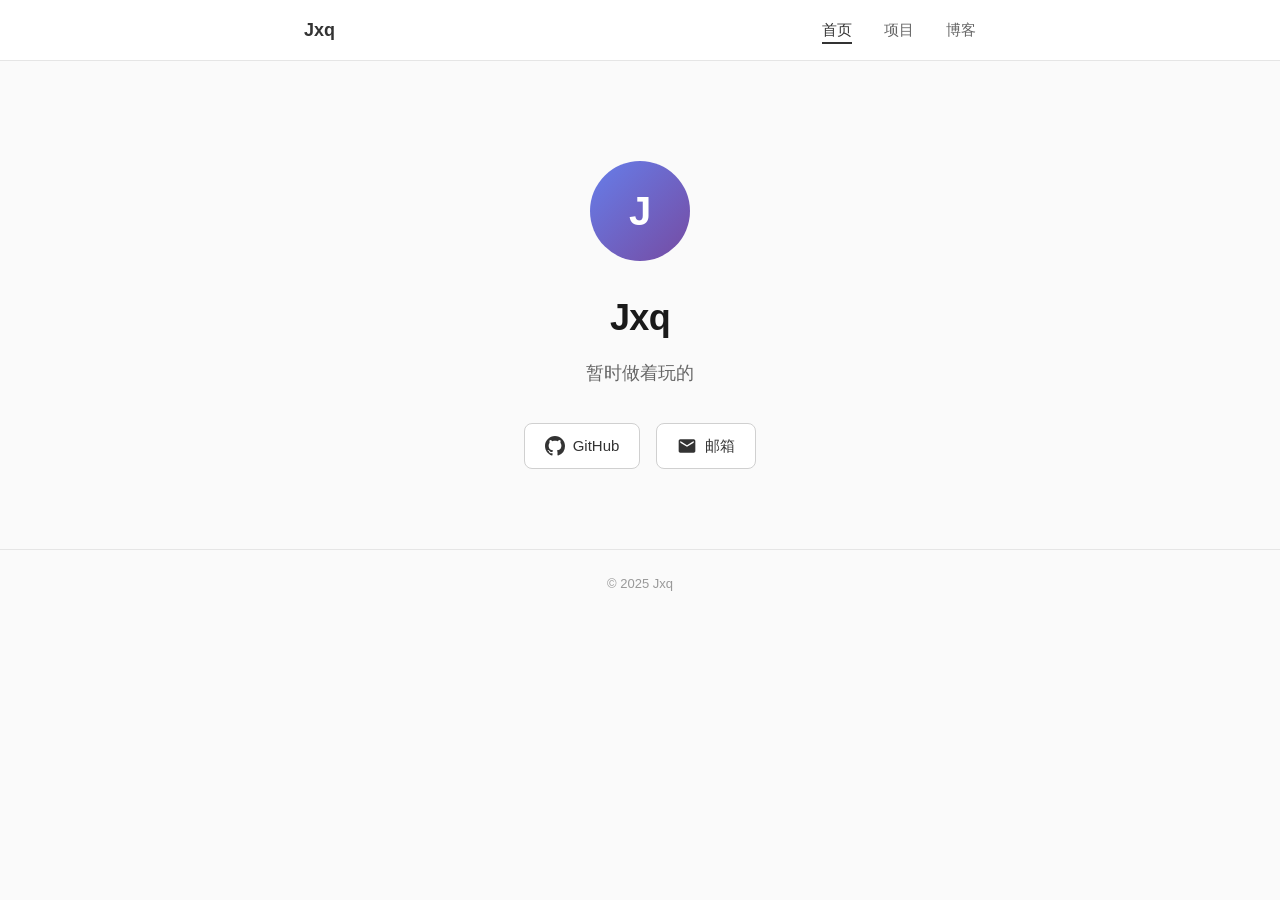
<file: index.html>
<!DOCTYPE html>
<html lang="zh-CN">
<head>
  <meta charset="UTF-8" />
  <meta name="viewport" content="width=device-width, initial-scale=1.0" />
  <title>首页 — Jxq</title>
  <link rel="stylesheet" href="css/style.css" />
</head>
<body>

  <nav class="nav">
    <div class="container nav__inner">
      <a href="index.html" class="nav__logo">Jxq</a>
      <button class="nav__toggle" aria-label="切换导航">
        <span></span><span></span><span></span>
      </button>
      <ul class="nav__list" id="nav-list">
        <li><a href="index.html" class="nav__link active">首页</a></li>
        <li><a href="projects.html" class="nav__link">项目</a></li>
        <li><a href="blog.html" class="nav__link">博客</a></li>
      </ul>
    </div>
  </nav>

  <main>
    <section class="hero">
      <div class="container">
        <div class="hero__avatar">
          <span class="hero__avatar-initials">J</span>
        </div>
        <h1 class="hero__name">Jxq</h1>
        <p class="hero__tagline">暂时做着玩的</p>
        <div class="hero__social">
          <a href="https://github.com/Lanjunyee" class="btn btn--social" target="_blank" rel="noopener">
            <svg viewBox="0 0 24 24" width="20" height="20" fill="currentColor"><path d="M12 0C5.37 0 0 5.37 0 12c0 5.31 3.435 9.795 8.205 11.385.6.105.825-.255.825-.57 0-.285-.015-1.23-.015-2.235-3.015.555-3.795-.735-4.035-1.41-.135-.345-.72-1.41-1.23-1.695-.42-.225-1.02-.78-.015-.795.945-.015 1.62.87 1.845 1.23 1.08 1.815 2.805 1.305 3.495.99.105-.78.42-1.305.765-1.605-2.67-.3-5.46-1.335-5.46-5.925 0-1.305.465-2.385 1.23-3.225-.12-.3-.54-1.53.12-3.18 0 0 1.005-.315 3.3 1.23.96-.27 1.98-.405 3-.405s2.04.135 3 .405c2.295-1.56 3.3-1.23 3.3-1.23.66 1.65.24 2.88.12 3.18.765.84 1.23 1.905 1.23 3.225 0 4.605-2.805 5.625-5.475 5.925.435.375.81 1.095.81 2.22 0 1.605-.015 2.895-.015 3.3 0 .315.225.69.825.57A12.02 12.02 0 0 0 24 12c0-6.63-5.37-12-12-12z"/></svg>
            GitHub
          </a>
          <a href="mailto:jxqdeyouxiang@163.com" class="btn btn--social">
            <svg viewBox="0 0 24 24" width="20" height="20" fill="currentColor"><path d="M20 4H4c-1.1 0-2 .9-2 2v12c0 1.1.9 2 2 2h16c1.1 0 2-.9 2-2V6c0-1.1-.9-2-2-2zm0 4l-8 5-8-5V6l8 5 8-5v2z"/></svg>
            邮箱
          </a>
        </div>
      </div>
    </section>
  </main>

  <footer class="footer">
    <div class="container">
      <p>&copy; 2025 Jxq</p>
    </div>
  </footer>

  <script src="js/main.js"></script>
</body>
</html>
</file>
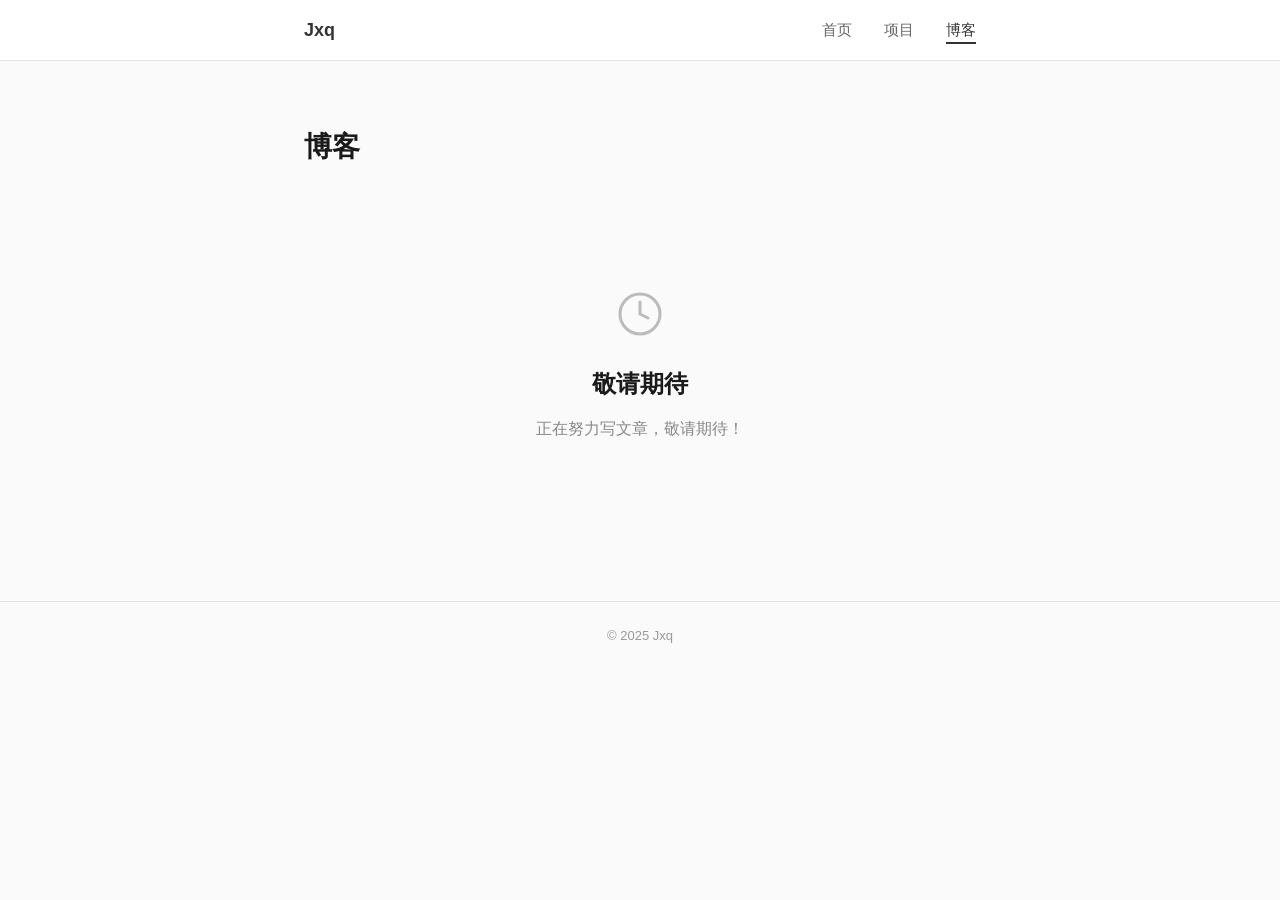
<file: blog.html>
<!DOCTYPE html>
<html lang="zh-CN">
<head>
  <meta charset="UTF-8" />
  <meta name="viewport" content="width=device-width, initial-scale=1.0" />
  <title>博客 — Jxq</title>
  <link rel="stylesheet" href="css/style.css" />
</head>
<body>

  <nav class="nav">
    <div class="container nav__inner">
      <a href="index.html" class="nav__logo">Jxq</a>
      <button class="nav__toggle" aria-label="切换导航">
        <span></span><span></span><span></span>
      </button>
      <ul class="nav__list" id="nav-list">
        <li><a href="index.html" class="nav__link">首页</a></li>
        <li><a href="projects.html" class="nav__link">项目</a></li>
        <li><a href="blog.html" class="nav__link active">博客</a></li>
      </ul>
    </div>
  </nav>

  <main>
    <section class="page-section">
      <div class="container">
        <h1 class="page-section__title">博客</h1>
        <div class="coming-soon">
          <div class="coming-soon__icon">
            <svg viewBox="0 0 24 24" width="48" height="48" fill="none" stroke="currentColor" stroke-width="1.5" stroke-linecap="round" stroke-linejoin="round">
              <circle cx="12" cy="12" r="10"/>
              <polyline points="12 6 12 12 16 14"/>
            </svg>
          </div>
          <h2 class="coming-soon__title">敬请期待</h2>
          <p class="coming-soon__desc">
            正在努力写文章，敬请期待！
          </p>
        </div>
      </div>
    </section>
  </main>

  <footer class="footer">
    <div class="container">
      <p>&copy; 2025 Jxq</p>
    </div>
  </footer>

  <script src="js/main.js"></script>
</body>
</html>
</file>
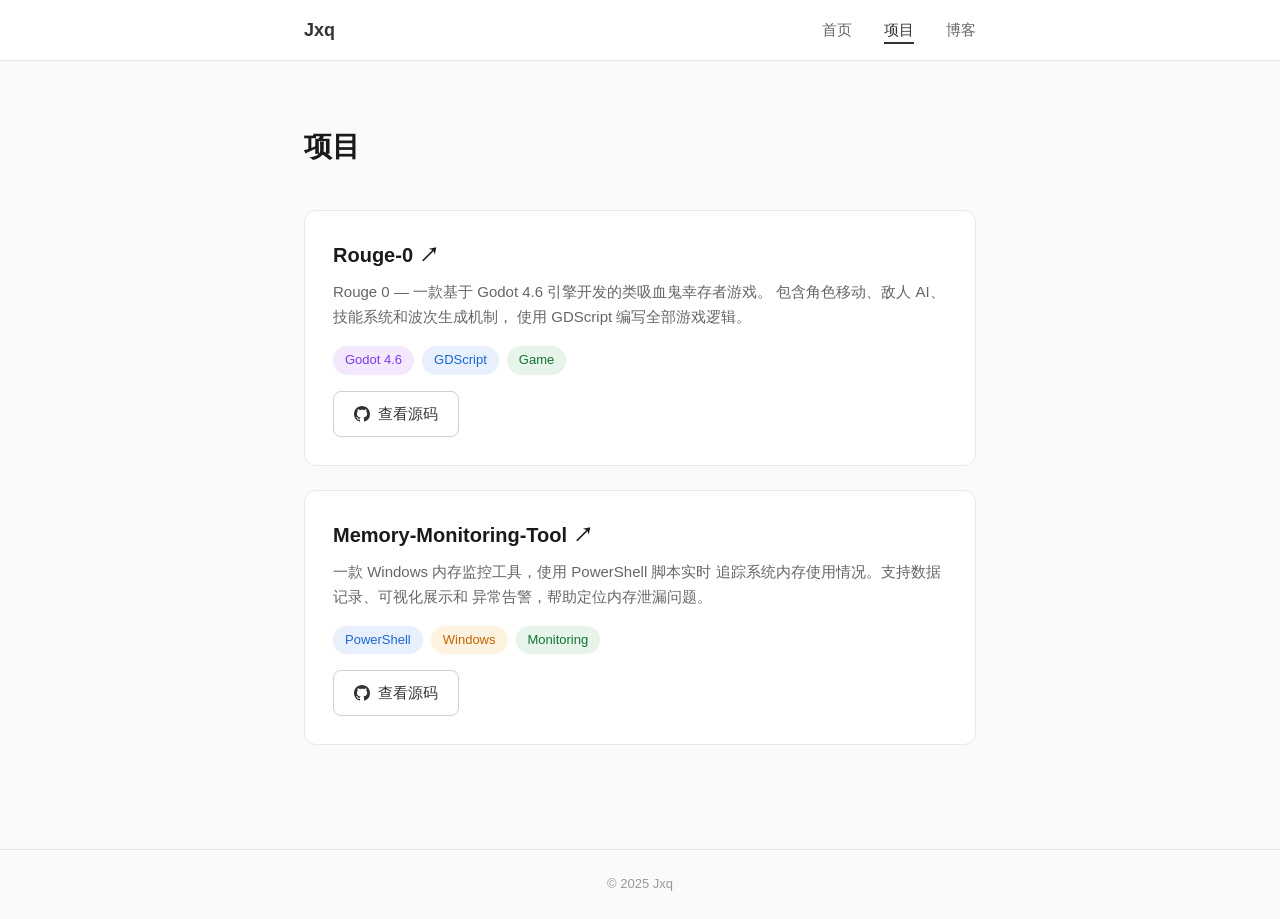
<file: projects.html>
<!DOCTYPE html>
<html lang="zh-CN">
<head>
  <meta charset="UTF-8" />
  <meta name="viewport" content="width=device-width, initial-scale=1.0" />
  <title>项目 — Jxq</title>
  <link rel="stylesheet" href="css/style.css" />
</head>
<body>

  <nav class="nav">
    <div class="container nav__inner">
      <a href="index.html" class="nav__logo">Jxq</a>
      <button class="nav__toggle" aria-label="切换导航">
        <span></span><span></span><span></span>
      </button>
      <ul class="nav__list" id="nav-list">
        <li><a href="index.html" class="nav__link">首页</a></li>
        <li><a href="projects.html" class="nav__link active">项目</a></li>
        <li><a href="blog.html" class="nav__link">博客</a></li>
      </ul>
    </div>
  </nav>

  <main>
    <section class="page-section">
      <div class="container">
        <h1 class="page-section__title">项目</h1>

        <div class="project-card">
          <h2 class="project-card__title">
            <a href="https://github.com/Lanjunyee/Rouge-0" class="project-card__title-link" target="_blank" rel="noopener">
              Rouge-0 ↗
            </a>
          </h2>
          <p class="project-card__desc">
            Rouge 0 — 一款基于 Godot 4.6 引擎开发的类吸血鬼幸存者游戏。
            包含角色移动、敌人 AI、技能系统和波次生成机制，
            使用 GDScript 编写全部游戏逻辑。
          </p>
          <div class="project-card__tags">
            <span class="tag tag--purple">Godot 4.6</span>
            <span class="tag tag--blue">GDScript</span>
            <span class="tag tag--green">Game</span>
          </div>
          <div class="project-card__btn">
            <a href="https://github.com/Lanjunyee/Rouge-0" class="btn btn--social" target="_blank" rel="noopener">
              <svg viewBox="0 0 24 24" width="16" height="16" fill="currentColor"><path d="M12 0C5.37 0 0 5.37 0 12c0 5.31 3.435 9.795 8.205 11.385.6.105.825-.255.825-.57 0-.285-.015-1.23-.015-2.235-3.015.555-3.795-.735-4.035-1.41-.135-.345-.72-1.41-1.23-1.695-.42-.225-1.02-.78-.015-.795.945-.015 1.62.87 1.845 1.23 1.08 1.815 2.805 1.305 3.495.99.105-.78.42-1.305.765-1.605-2.67-.3-5.46-1.335-5.46-5.925 0-1.305.465-2.385 1.23-3.225-.12-.3-.54-1.53.12-3.18 0 0 1.005-.315 3.3 1.23.96-.27 1.98-.405 3-.405s2.04.135 3 .405c2.295-1.56 3.3-1.23 3.3-1.23.66 1.65.24 2.88.12 3.18.765.84 1.23 1.905 1.23 3.225 0 4.605-2.805 5.625-5.475 5.925.435.375.81 1.095.81 2.22 0 1.605-.015 2.895-.015 3.3 0 .315.225.69.825.57A12.02 12.02 0 0 0 24 12c0-6.63-5.37-12-12-12z"/></svg>
              查看源码
            </a>
          </div>
        </div>

        <div class="project-card">
          <h2 class="project-card__title">
            <a href="https://github.com/Lanjunyee/Memory-Monitoring-Tool" class="project-card__title-link" target="_blank" rel="noopener">
              Memory-Monitoring-Tool ↗
            </a>
          </h2>
          <p class="project-card__desc">
            一款 Windows 内存监控工具，使用 PowerShell 脚本实时
            追踪系统内存使用情况。支持数据记录、可视化展示和
            异常告警，帮助定位内存泄漏问题。
          </p>
          <div class="project-card__tags">
            <span class="tag tag--blue">PowerShell</span>
            <span class="tag tag--orange">Windows</span>
            <span class="tag tag--green">Monitoring</span>
          </div>
          <div class="project-card__btn">
            <a href="https://github.com/Lanjunyee/Memory-Monitoring-Tool" class="btn btn--social" target="_blank" rel="noopener">
              <svg viewBox="0 0 24 24" width="16" height="16" fill="currentColor"><path d="M12 0C5.37 0 0 5.37 0 12c0 5.31 3.435 9.795 8.205 11.385.6.105.825-.255.825-.57 0-.285-.015-1.23-.015-2.235-3.015.555-3.795-.735-4.035-1.41-.135-.345-.72-1.41-1.23-1.695-.42-.225-1.02-.78-.015-.795.945-.015 1.62.87 1.845 1.23 1.08 1.815 2.805 1.305 3.495.99.105-.78.42-1.305.765-1.605-2.67-.3-5.46-1.335-5.46-5.925 0-1.305.465-2.385 1.23-3.225-.12-.3-.54-1.53.12-3.18 0 0 1.005-.315 3.3 1.23.96-.27 1.98-.405 3-.405s2.04.135 3 .405c2.295-1.56 3.3-1.23 3.3-1.23.66 1.65.24 2.88.12 3.18.765.84 1.23 1.905 1.23 3.225 0 4.605-2.805 5.625-5.475 5.925.435.375.81 1.095.81 2.22 0 1.605-.015 2.895-.015 3.3 0 .315.225.69.825.57A12.02 12.02 0 0 0 24 12c0-6.63-5.37-12-12-12z"/></svg>
              查看源码
            </a>
          </div>
        </div>

      </div>
    </section>
  </main>

  <footer class="footer">
    <div class="container">
      <p>&copy; 2025 Jxq</p>
    </div>
  </footer>

  <script src="js/main.js"></script>
</body>
</html>
</file>
<file: css/style.css>
/* ===== Reset & Base ===== */
*, *::before, *::after {
  margin: 0;
  padding: 0;
  box-sizing: border-box;
}

html {
  font-size: 16px;
  scroll-behavior: smooth;
}

body {
  font-family: -apple-system, BlinkMacSystemFont, "Segoe UI", Roboto,
               "Helvetica Neue", Arial, "Noto Sans", sans-serif;
  color: #333;
  background: #fafafa;
  line-height: 1.6;
  min-height: 100vh;
  display: flex;
  flex-direction: column;
}

a {
  color: inherit;
  text-decoration: none;
}

ul {
  list-style: none;
}

img {
  max-width: 100%;
  display: block;
}

/* ===== Container ===== */
.container {
  max-width: 720px;
  margin: 0 auto;
  padding: 0 24px;
}

/* ===== Navigation ===== */
.nav {
  background: #fff;
  border-bottom: 1px solid #e5e5e5;
  position: sticky;
  top: 0;
  z-index: 100;
}

.nav__inner {
  display: flex;
  align-items: center;
  justify-content: space-between;
  height: 60px;
}

.nav__logo {
  font-weight: 600;
  font-size: 1.125rem;
  color: #333;
}

.nav__toggle {
  display: none;
  flex-direction: column;
  gap: 5px;
  background: none;
  border: none;
  cursor: pointer;
  padding: 4px;
}

.nav__toggle span {
  display: block;
  width: 24px;
  height: 2px;
  background: #333;
  border-radius: 2px;
  transition: transform 0.2s, opacity 0.2s;
}

.nav__list {
  display: flex;
  gap: 32px;
}

.nav__link {
  font-size: 0.9375rem;
  color: #666;
  padding: 4px 0;
  border-bottom: 2px solid transparent;
  transition: color 0.2s, border-color 0.2s;
}

.nav__link:hover {
  color: #333;
}

.nav__link.active {
  color: #333;
  border-bottom-color: #333;
}

/* ===== Hero Section ===== */
.hero {
  flex: 1;
  display: flex;
  align-items: center;
  justify-content: center;
  text-align: center;
  padding: 100px 0 80px;
}

.hero__avatar {
  width: 100px;
  height: 100px;
  border-radius: 50%;
  background: linear-gradient(135deg, #667eea, #764ba2);
  display: flex;
  align-items: center;
  justify-content: center;
  margin: 0 auto 28px;
}

.hero__avatar-initials {
  font-size: 2.5rem;
  font-weight: 700;
  color: #fff;
  line-height: 1;
}

.hero__name {
  font-size: 2.25rem;
  font-weight: 700;
  color: #1a1a1a;
  margin-bottom: 12px;
  letter-spacing: -0.02em;
}

.hero__tagline {
  font-size: 1.125rem;
  color: #666;
  max-width: 480px;
  margin: 0 auto 36px;
}

.hero__social {
  display: flex;
  gap: 16px;
  justify-content: center;
  flex-wrap: wrap;
}

/* ===== Buttons ===== */
.btn {
  display: inline-flex;
  align-items: center;
  gap: 8px;
  padding: 10px 20px;
  border-radius: 8px;
  font-size: 0.9375rem;
  font-weight: 500;
  cursor: pointer;
  transition: background 0.2s, transform 0.15s;
}

.btn:active {
  transform: scale(0.97);
}

.btn--social {
  background: #fff;
  color: #333;
  border: 1px solid #d0d0d0;
}

.btn--social:hover {
  background: #f0f0f0;
  border-color: #bbb;
}

/* ===== Page Sections ===== */
.page-section {
  flex: 1;
  padding: 64px 0 80px;
}

.page-section__title {
  font-size: 1.75rem;
  font-weight: 700;
  color: #1a1a1a;
  margin-bottom: 40px;
  letter-spacing: -0.015em;
}

/* ===== Project Cards ===== */
.project-card {
  background: #fff;
  border: 1px solid #e8e8e8;
  border-radius: 12px;
  padding: 28px;
  margin-bottom: 24px;
  transition: box-shadow 0.2s, transform 0.2s;
}

.project-card:hover {
  box-shadow: 0 4px 20px rgba(0,0,0,0.06);
  transform: translateY(-2px);
}

.project-card__title {
  font-size: 1.25rem;
  font-weight: 600;
  color: #1a1a1a;
  margin-bottom: 8px;
}

.project-card__desc {
  font-size: 0.9375rem;
  color: #666;
  line-height: 1.7;
  margin-bottom: 16px;
}

.project-card__tags {
  display: flex;
  flex-wrap: wrap;
  gap: 8px;
}

.project-card__title-link {
  color: inherit;
  text-decoration: none;
  transition: color 0.2s;
}

.project-card__title-link:hover {
  color: #1967d2;
}

.project-card__btn {
  margin-top: 16px;
  font-size: 0.875rem;
}

/* ===== Tags ===== */
.tag {
  display: inline-block;
  font-size: 0.8125rem;
  font-weight: 500;
  padding: 4px 12px;
  border-radius: 20px;
  background: #f0f0f0;
  color: #555;
}

.tag--blue {
  background: #e8f0fe;
  color: #1967d2;
}

.tag--green {
  background: #e6f4ea;
  color: #137333;
}

.tag--purple {
  background: #f3e8fd;
  color: #7c3aed;
}

.tag--orange {
  background: #fef3e0;
  color: #c26401;
}

/* ===== Coming Soon ===== */
.coming-soon {
  text-align: center;
  padding: 80px 0;
}

.coming-soon__icon {
  color: #bbb;
  margin-bottom: 20px;
}

.coming-soon__title {
  font-size: 1.5rem;
  font-weight: 600;
  color: #1a1a1a;
  margin-bottom: 12px;
}

.coming-soon__desc {
  font-size: 1rem;
  color: #888;
}

/* ===== Footer ===== */
.footer {
  border-top: 1px solid #e5e5e5;
  padding: 24px 0;
  text-align: center;
}

.footer p {
  font-size: 0.8125rem;
  color: #999;
}

/* ===== Responsive ===== */
@media (max-width: 640px) {
  .nav__toggle {
    display: flex;
  }

  .nav__list {
    display: none;
    position: absolute;
    top: 60px;
    left: 0;
    right: 0;
    background: #fff;
    flex-direction: column;
    gap: 0;
    border-bottom: 1px solid #e5e5e5;
    padding: 8px 0;
    box-shadow: 0 4px 12px rgba(0,0,0,0.06);
  }

  .nav__list.open {
    display: flex;
  }

  .nav__link {
    display: block;
    padding: 12px 24px;
    border-bottom: none;
  }

  .nav__link.active {
    border-bottom: none;
    color: #1967d2;
  }

  .hero {
    padding: 64px 0 48px;
  }

  .hero__name {
    font-size: 1.75rem;
  }

  .hero__tagline {
    font-size: 1rem;
  }

  .page-section {
    padding: 40px 0 56px;
  }

  .page-section__title {
    font-size: 1.5rem;
    margin-bottom: 28px;
  }

  .project-card {
    padding: 20px;
  }
}
</file>
